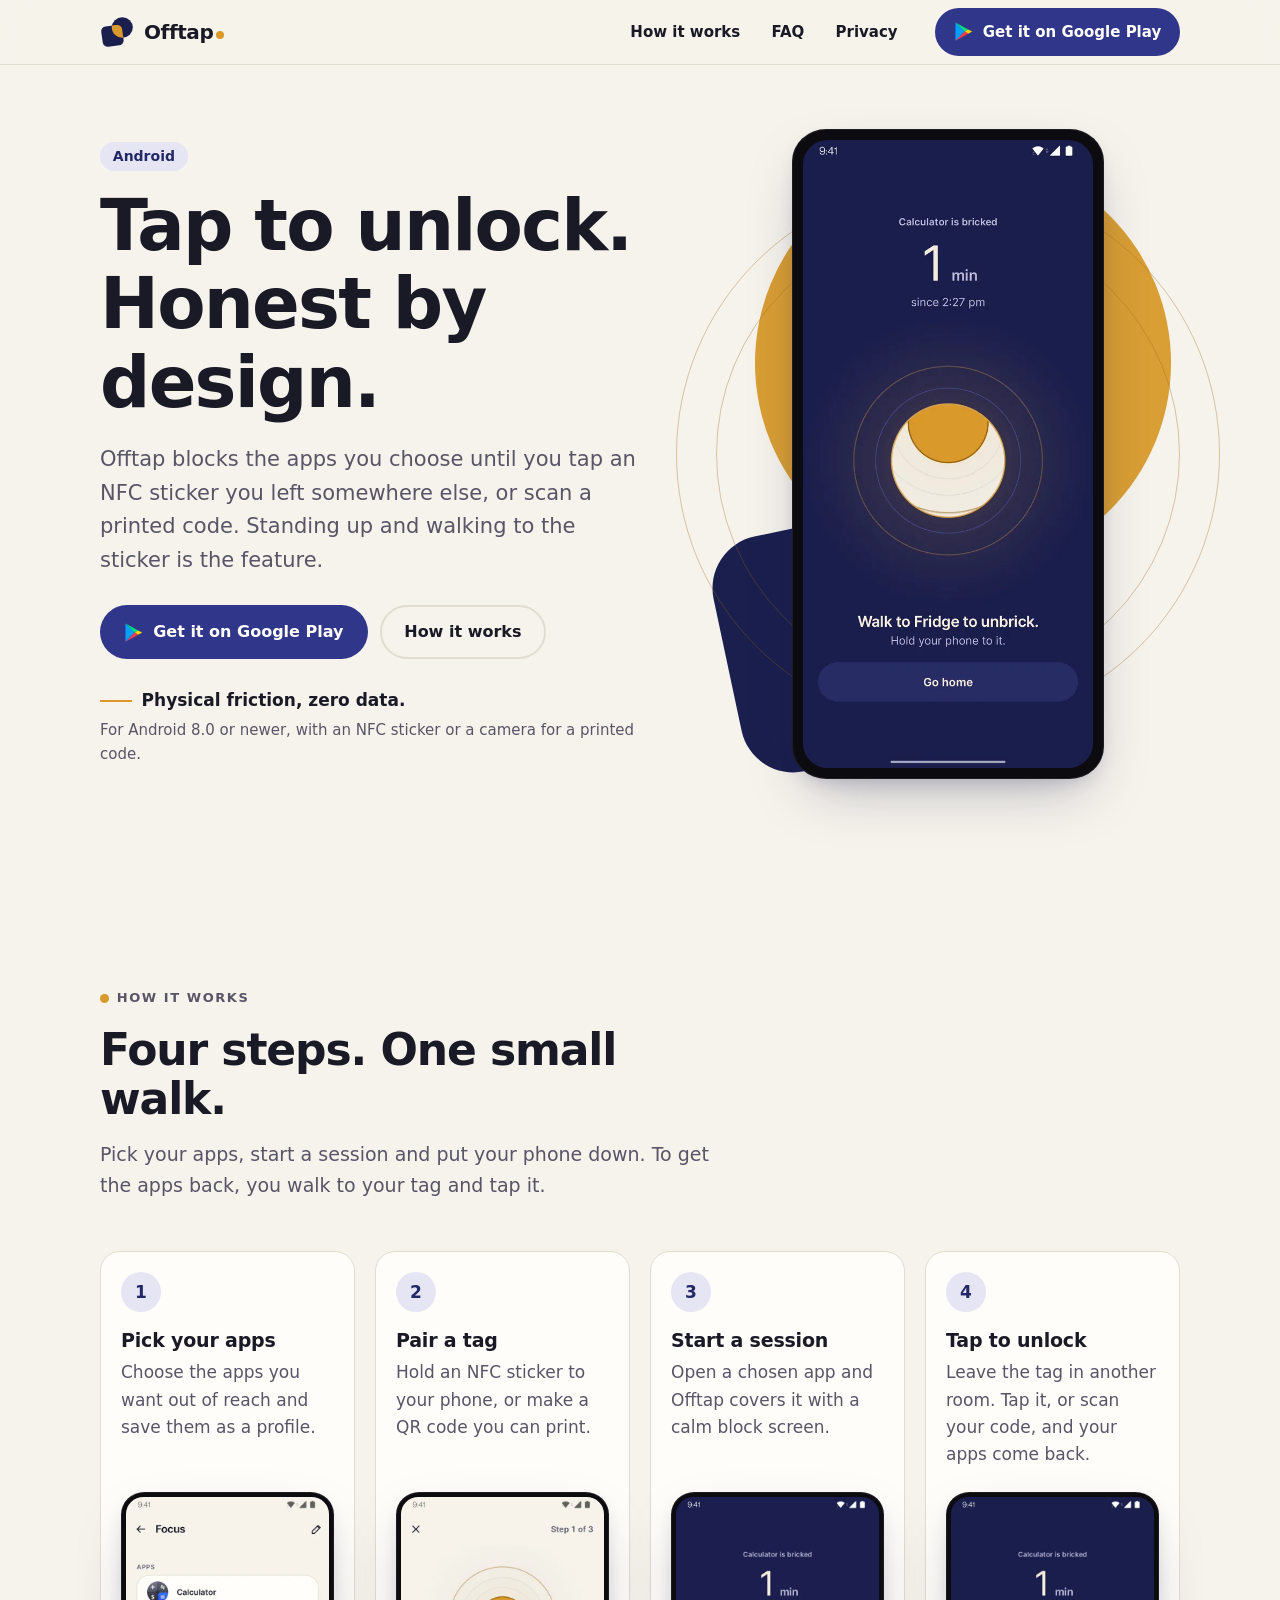
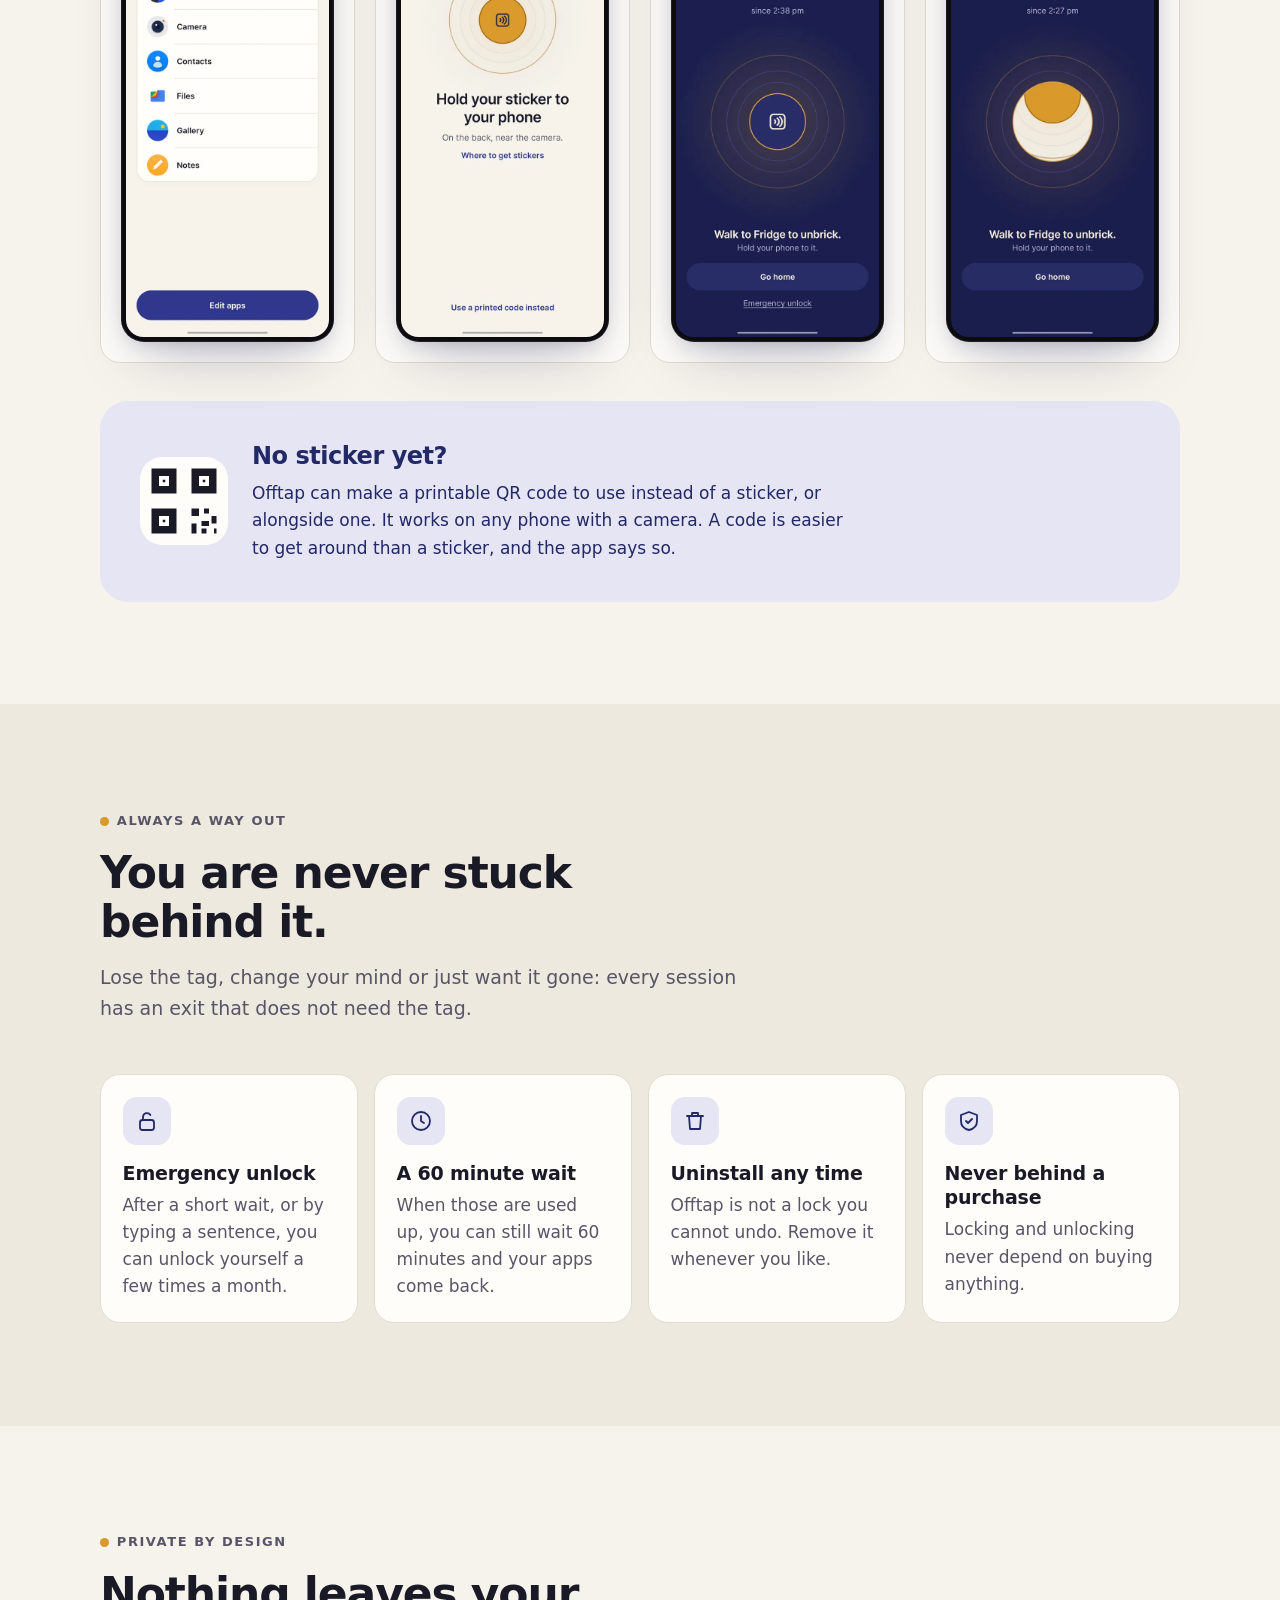
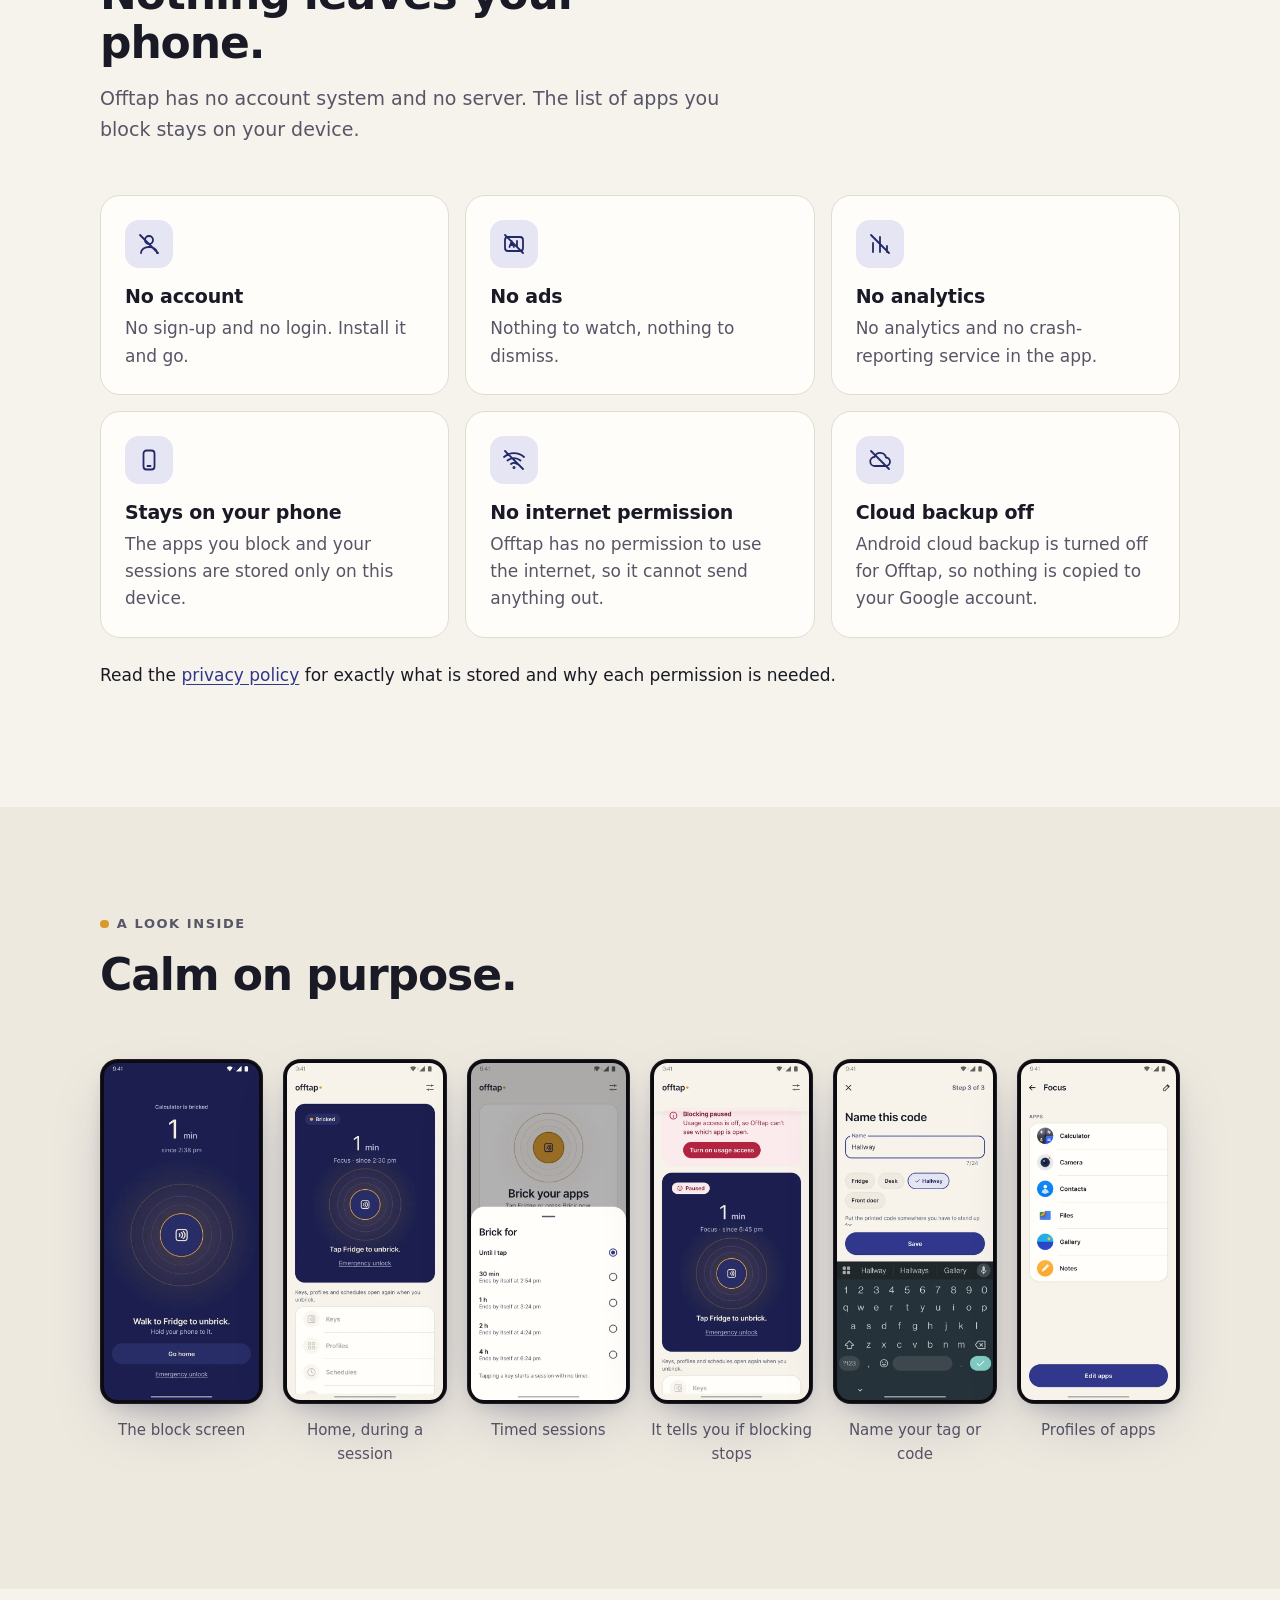
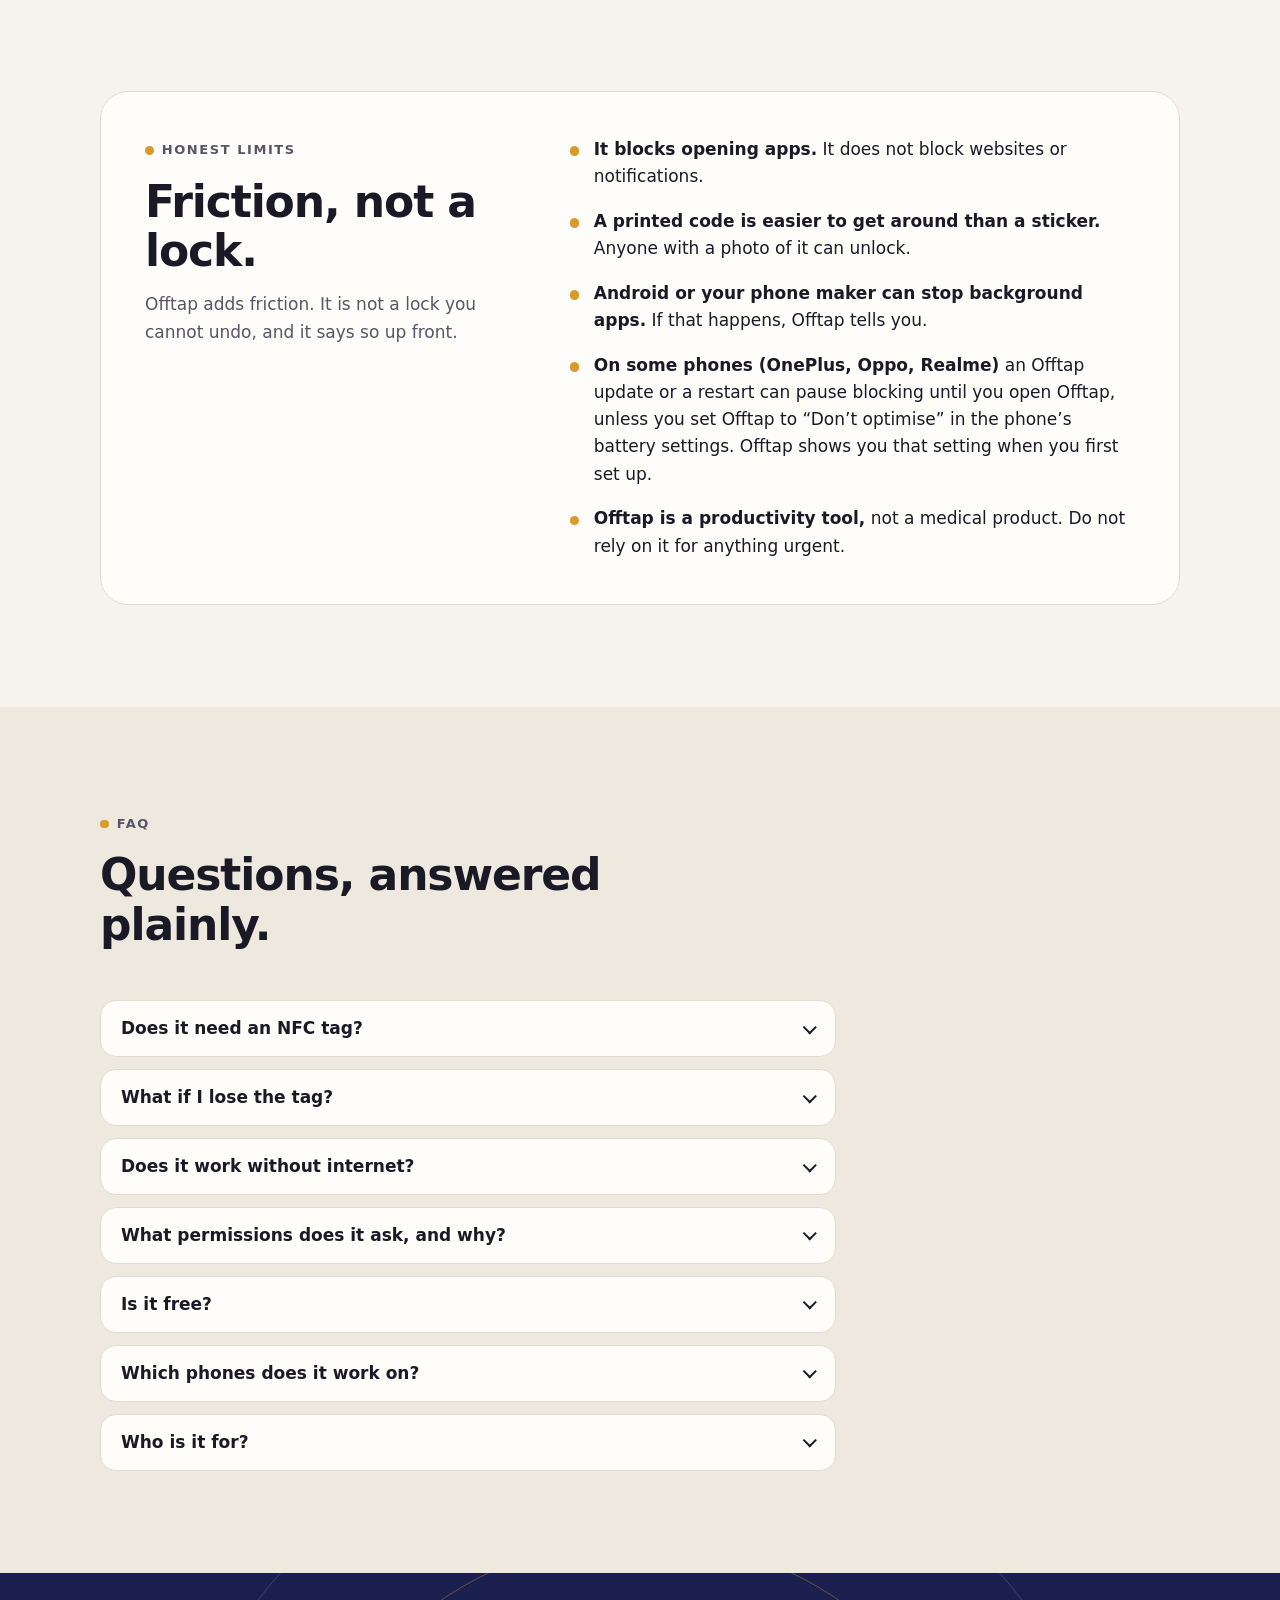
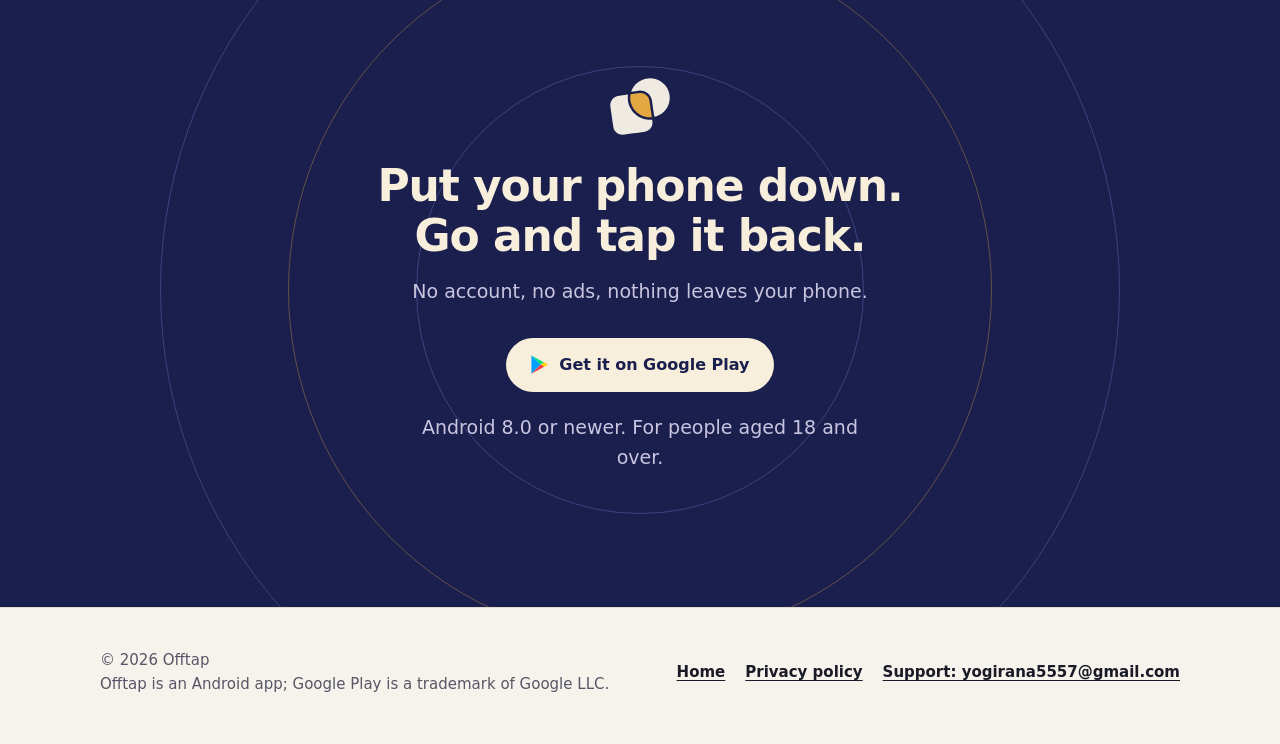
<file: index.html>
<!doctype html>
<html lang="en">
<head>
<meta charset="utf-8">
<meta name="viewport" content="width=device-width,initial-scale=1">
<meta name="color-scheme" content="light dark">
<meta name="theme-color" content="#F6F3EC" media="(prefers-color-scheme: light)">
<meta name="theme-color" content="#111117" media="(prefers-color-scheme: dark)">
<title>Offtap: NFC App Blocker for Android</title>
<meta name="description" content="Offtap blocks the apps you choose until you tap an NFC sticker, or scan a printed code, that you left somewhere else. No account. No ads.">
<link rel="canonical" href="https://yogirana5557.github.io/offtap-site/">
<link rel="icon" href="assets/favicon.svg" type="image/svg+xml">
<link rel="icon" href="assets/favicon-32.png" sizes="32x32" type="image/png">
<link rel="apple-touch-icon" href="assets/apple-touch-icon.png">
<meta property="og:type" content="website">
<meta property="og:site_name" content="Offtap">
<meta property="og:title" content="Offtap: NFC App Blocker for Android">
<meta property="og:description" content="Offtap blocks the apps you choose until you tap an NFC sticker, or scan a printed code, that you left somewhere else. No account. No ads.">
<meta property="og:url" content="https://yogirana5557.github.io/offtap-site/">
<meta property="og:image" content="https://yogirana5557.github.io/offtap-site/assets/og-image.png">
<meta property="og:image:width" content="1024">
<meta property="og:image:height" content="500">
<meta property="og:image:alt" content="Offtap. Tap to unlock. Honest by design.">
<meta name="twitter:card" content="summary_large_image">
<meta name="twitter:title" content="Offtap: NFC App Blocker for Android">
<meta name="twitter:description" content="Offtap blocks the apps you choose until you tap an NFC sticker, or scan a printed code, that you left somewhere else. No account. No ads.">
<meta name="twitter:image" content="https://yogirana5557.github.io/offtap-site/assets/og-image.png">
<link rel="stylesheet" href="assets/site.css">
</head>
<body>
<a class="skip" href="#main">Skip to content</a>
<header class="site-header"><div class="wrap">
<a class="brand" href="./" aria-label="Offtap home"><picture><source media="(prefers-color-scheme: dark)" srcset="assets/mark-dark.svg"><img src="assets/mark-light.svg" width="57" height="55" alt=""></picture><span>Offtap<i class="dot"></i></span></a>
<nav class="nav" aria-label="Main">
<a href="./#how">How it works</a><a href="./#faq">FAQ</a><a href="privacy/">Privacy</a>
</nav>
<a class="btn btn-sm" href="https://play.google.com/store/apps/details?id=app.offtap"><svg class="play-ico" viewBox="40 20 440 472" aria-hidden="true" focusable="false"><path fill="#00A0FF" d="M60 30 290 256 60 482Z"/><path fill="#00E475" d="M60 30 372 202 290 256Z"/><path fill="#FFD500" d="M372 202 470 256 372 310 290 256Z"/><path fill="#FF3A44" d="M290 256 372 310 60 482Z"/></svg><span class="long">Get it on Google Play</span><span class="short">Google Play</span></a>
</div></header>
<svg width="0" height="0" style="position:absolute" aria-hidden="true" focusable="false"><defs><symbol id="i-user" viewBox="0 0 24 24"><g fill="none" stroke="currentColor" stroke-width="1.8" stroke-linecap="round" stroke-linejoin="round"><circle cx="12" cy="8" r="4"/><path d="M4 21c0-4 4-6 8-6s8 2 8 6M3 3l18 18"/></g></symbol><symbol id="i-ads" viewBox="0 0 24 24"><g fill="none" stroke="currentColor" stroke-width="1.8" stroke-linecap="round" stroke-linejoin="round"><rect x="3" y="5" width="18" height="14" rx="3"/><path d="M7.5 15l2.2-6 2.2 6M8.2 13h3M15 9v6M3 3l18 18"/></g></symbol><symbol id="i-chart" viewBox="0 0 24 24"><g fill="none" stroke="currentColor" stroke-width="1.8" stroke-linecap="round" stroke-linejoin="round"><path d="M5 20v-9M12 20V5M19 20v-6M3 3l18 18"/></g></symbol><symbol id="i-phone" viewBox="0 0 24 24"><g fill="none" stroke="currentColor" stroke-width="1.8" stroke-linecap="round" stroke-linejoin="round"><rect x="6.5" y="2.5" width="11" height="19" rx="3"/><path d="M10.5 18h3"/></g></symbol><symbol id="i-wifi" viewBox="0 0 24 24"><g fill="none" stroke="currentColor" stroke-width="1.8" stroke-linecap="round" stroke-linejoin="round"><path d="M2 9a15 15 0 0 1 20 0M5.5 12.5a10 10 0 0 1 13 0M9 16a5 5 0 0 1 6 0M3 3l18 18"/><circle cx="12" cy="19.5" r=".6" fill="currentColor"/></g></symbol><symbol id="i-cloud" viewBox="0 0 24 24"><g fill="none" stroke="currentColor" stroke-width="1.8" stroke-linecap="round" stroke-linejoin="round"><path d="M7 18a4.5 4.5 0 0 1-.5-9A6 6 0 0 1 18 9.5 4 4 0 0 1 17.5 18Z"/><path d="M3 3l18 18"/></g></symbol><symbol id="i-clock" viewBox="0 0 24 24"><g fill="none" stroke="currentColor" stroke-width="1.8" stroke-linecap="round" stroke-linejoin="round"><circle cx="12" cy="12" r="9"/><path d="M12 7v5l3 2"/></g></symbol><symbol id="i-unlock" viewBox="0 0 24 24"><g fill="none" stroke="currentColor" stroke-width="1.8" stroke-linecap="round" stroke-linejoin="round"><rect x="5" y="11" width="14" height="10" rx="2.5"/><path d="M8 11V8a4 4 0 0 1 7.4-2"/></g></symbol><symbol id="i-trash" viewBox="0 0 24 24"><g fill="none" stroke="currentColor" stroke-width="1.8" stroke-linecap="round" stroke-linejoin="round"><path d="M4 7h16M9 7V4h6v3M6 7l1 13h10l1-13"/></g></symbol><symbol id="i-shield" viewBox="0 0 24 24"><g fill="none" stroke="currentColor" stroke-width="1.8" stroke-linecap="round" stroke-linejoin="round"><path d="M12 3l8 3v6c0 5-3.5 8-8 9-4.5-1-8-4-8-9V6z"/><path d="M9 12l2 2 4-4"/></g></symbol></defs></svg>
<main id="main">

<section class="hero" aria-labelledby="h1">
<div class="wrap">
<div>
<span class="pill">Android</span>
<h1 id="h1">Tap to unlock. Honest by design.</h1>
<p class="lead">Offtap blocks the apps you choose until you tap an NFC sticker you left somewhere else, or scan a printed code. Standing up and walking to the sticker is the feature.</p>
<div class="cta-row">
<a class="btn" href="https://play.google.com/store/apps/details?id=app.offtap"><svg class="play-ico" viewBox="40 20 440 472" aria-hidden="true" focusable="false"><path fill="#00A0FF" d="M60 30 290 256 60 482Z"/><path fill="#00E475" d="M60 30 372 202 290 256Z"/><path fill="#FFD500" d="M372 202 470 256 372 310 290 256Z"/><path fill="#FF3A44" d="M290 256 372 310 60 482Z"/></svg>Get it on Google Play</a>
<a class="btn btn-ghost" href="#how">How it works</a>
</div>
<p class="proof">Physical friction, zero data.</p>
<p class="fine">For Android 8.0 or newer, with an NFC sticker or a camera for a printed code.</p>
</div>
<div class="stage">
<span class="disc" aria-hidden="true"></span><span class="tile" aria-hidden="true"></span><span class="ring r1" aria-hidden="true"></span><span class="ring r2" aria-hidden="true"></span>
<div class="phone big"><img src="assets/app-01.webp" width="540" height="1170" alt="The moment of unlocking in Offtap: a cream circle grows over the indigo block screen, which shows the time passed and the tag to walk to." fetchpriority="high" decoding="async"></div>
</div>
</div>
</section>

<section id="how" aria-labelledby="how-h">
<div class="wrap">
<div class="section-head"><span class="eyebrow">How it works</span><h2 id="how-h">Four steps. One small walk.</h2><p>Pick your apps, start a session and put your phone down. To get the apps back, you walk to your tag and tap it.</p></div>
<ol class="steps">
<li class="step"><span class="n" aria-hidden="true"></span><div class="copy"><h3>Pick your apps</h3><p>Choose the apps you want out of reach and save them as a profile.</p></div><div class="phone"><img src="assets/app-03.webp" width="540" height="1170" alt="Offtap profile screen listing six chosen apps with an Edit apps button." loading="lazy" decoding="async"></div></li>
<li class="step"><span class="n" aria-hidden="true"></span><div class="copy"><h3>Pair a tag</h3><p>Hold an NFC sticker to your phone, or make a QR code you can print.</p></div><div class="phone"><img src="assets/app-04.webp" width="540" height="1170" alt="Offtap pairing screen asking you to hold your sticker to the phone." loading="lazy" decoding="async"></div></li>
<li class="step"><span class="n" aria-hidden="true"></span><div class="copy"><h3>Start a session</h3><p>Open a chosen app and Offtap covers it with a calm block screen.</p></div><div class="phone"><img src="assets/app-02.webp" width="540" height="1170" alt="Offtap block screen on a deep indigo background with a glowing ring and the line Walk to Fridge to unbrick." loading="lazy" decoding="async"></div></li>
<li class="step"><span class="n" aria-hidden="true"></span><div class="copy"><h3>Tap to unlock</h3><p>Leave the tag in another room. Tap it, or scan your code, and your apps come back.</p></div><div class="phone"><img src="assets/app-01.webp" width="540" height="1170" alt="The moment of unlocking: a cream circle grows over the indigo block screen." loading="lazy" decoding="async"></div></li>
</ol>

<div class="qr-note" id="no-sticker">
<span class="ico" aria-hidden="true"><svg viewBox="0 0 64 64"><g fill="currentColor"><path fill-rule="evenodd" d="M6 6h20v20H6zM12 12v8h8v-8zM38 6h20v20H38zM44 12v8h8v-8zM6 38h20v20H6zM12 44v8h8v-8z"/><path d="M15 15h2v2h-2zM47 15h2v2h-2zM15 47h2v2h-2zM38 38h6v6h-6zM48 38h4v4h-4zM54 44h4v6h-4zM38 50h4v8h-4zM46 48h6v4h-6zM46 54h4v4h-4zM56 54h2v4h-2z"/></g></svg></span>
<div>
<h3>No sticker yet?</h3>
<p>Offtap can make a printable QR code to use instead of a sticker, or alongside one. It works on any phone with a camera. A code is easier to get around than a sticker, and the app says so.</p>
</div>
</div>
</div>
</section>

<section class="banded" id="way-out" aria-labelledby="out-h">
<div class="wrap">
<div class="section-head"><span class="eyebrow">Always a way out</span><h2 id="out-h">You are never stuck behind it.</h2><p>Lose the tag, change your mind or just want it gone: every session has an exit that does not need the tag.</p></div>
<ul class="grid four" role="list">
<li class="tile-card"><span class="ico"><svg viewBox="0 0 24 24" aria-hidden="true"><use href="#i-unlock"/></svg></span><h3>Emergency unlock</h3><p>After a short wait, or by typing a sentence, you can unlock yourself a few times a month.</p></li>
<li class="tile-card"><span class="ico"><svg viewBox="0 0 24 24" aria-hidden="true"><use href="#i-clock"/></svg></span><h3>A 60 minute wait</h3><p>When those are used up, you can still wait 60 minutes and your apps come back.</p></li>
<li class="tile-card"><span class="ico"><svg viewBox="0 0 24 24" aria-hidden="true"><use href="#i-trash"/></svg></span><h3>Uninstall any time</h3><p>Offtap is not a lock you cannot undo. Remove it whenever you like.</p></li>
<li class="tile-card"><span class="ico"><svg viewBox="0 0 24 24" aria-hidden="true"><use href="#i-shield"/></svg></span><h3>Never behind a purchase</h3><p>Locking and unlocking never depend on buying anything.</p></li>
</ul>
</div>
</section>

<section id="private" aria-labelledby="priv-h">
<div class="wrap">
<div class="section-head"><span class="eyebrow">Private by design</span><h2 id="priv-h">Nothing leaves your phone.</h2><p>Offtap has no account system and no server. The list of apps you block stays on your device.</p></div>
<ul class="grid three" role="list">
<li class="tile-card"><span class="ico"><svg viewBox="0 0 24 24" aria-hidden="true"><use href="#i-user"/></svg></span><h3>No account</h3><p>No sign-up and no login. Install it and go.</p></li>
<li class="tile-card"><span class="ico"><svg viewBox="0 0 24 24" aria-hidden="true"><use href="#i-ads"/></svg></span><h3>No ads</h3><p>Nothing to watch, nothing to dismiss.</p></li>
<li class="tile-card"><span class="ico"><svg viewBox="0 0 24 24" aria-hidden="true"><use href="#i-chart"/></svg></span><h3>No analytics</h3><p>No analytics and no crash-reporting service in the app.</p></li>
<li class="tile-card"><span class="ico"><svg viewBox="0 0 24 24" aria-hidden="true"><use href="#i-phone"/></svg></span><h3>Stays on your phone</h3><p>The apps you block and your sessions are stored only on this device.</p></li>
<li class="tile-card"><span class="ico"><svg viewBox="0 0 24 24" aria-hidden="true"><use href="#i-wifi"/></svg></span><h3>No internet permission</h3><p>Offtap has no permission to use the internet, so it cannot send anything out.</p></li>
<li class="tile-card"><span class="ico"><svg viewBox="0 0 24 24" aria-hidden="true"><use href="#i-cloud"/></svg></span><h3>Cloud backup off</h3><p>Android cloud backup is turned off for Offtap, so nothing is copied to your Google account.</p></li>
</ul>
<p style="margin-top:1.5rem">Read the <a href="privacy/">privacy policy</a> for exactly what is stored and why each permission is needed.</p>
</div>
</section>

<section class="banded" id="gallery" aria-labelledby="gal-h">
<div class="wrap">
<div class="section-head"><span class="eyebrow">A look inside</span><h2 id="gal-h">Calm on purpose.</h2><p class="hint">Swipe sideways to see more.</p></div>
<div class="gallery-wrap">
<ul class="gallery" role="list" tabindex="0" aria-label="Offtap screenshots, scroll sideways to see more">
<li><figure><div class="phone"><img src="assets/app-02.webp" width="540" height="1170" alt="Offtap block screen with a ring, the time passed and the name of the tag to find." loading="lazy" decoding="async"></div><figcaption>The block screen</figcaption></figure></li>
<li><figure><div class="phone"><img src="assets/app-07.webp" width="540" height="1170" alt="Offtap home screen during a session with the time passed and the tag to tap." loading="lazy" decoding="async"></div><figcaption>Home, during a session</figcaption></figure></li>
<li><figure><div class="phone"><img src="assets/app-06.webp" width="540" height="1170" alt="Offtap sheet offering Until I tap, 30 min, 1 h, 2 h or 4 h." loading="lazy" decoding="async"></div><figcaption>Timed sessions</figcaption></figure></li>
<li><figure><div class="phone"><img src="assets/app-05.webp" width="540" height="1170" alt="Offtap home screen with a notice that blocking is paused and a button to turn on Usage access." loading="lazy" decoding="async"></div><figcaption>It tells you if blocking stops</figcaption></figure></li>
<li><figure><div class="phone"><img src="assets/app-08.webp" width="540" height="1170" alt="Offtap screen for naming a printed code, with Fridge, Desk and Hallway suggestions." loading="lazy" decoding="async"></div><figcaption>Name your tag or code</figcaption></figure></li>
<li><figure><div class="phone"><img src="assets/app-03.webp" width="540" height="1170" alt="Offtap profile named Focus listing chosen apps." loading="lazy" decoding="async"></div><figcaption>Profiles of apps</figcaption></figure></li>
</ul>
</div>
</div>
</section>

<section id="limits" aria-labelledby="lim-h">
<div class="wrap">
<div class="limits">
<div><span class="eyebrow">Honest limits</span><h2 id="lim-h">Friction, not a lock.</h2><p style="color:var(--muted);margin-top:1rem">Offtap adds friction. It is not a lock you cannot undo, and it says so up front.</p></div>
<ul role="list">
<li><span><strong>It blocks opening apps.</strong> It does not block websites or notifications.</span></li>
<li><span><strong>A printed code is easier to get around than a sticker.</strong> Anyone with a photo of it can unlock.</span></li>
<li><span><strong>Android or your phone maker can stop background apps.</strong> If that happens, Offtap tells you.</span></li>
<li><span><strong>On some phones (OnePlus, Oppo, Realme)</strong> an Offtap update or a restart can pause blocking until you open Offtap, unless you set Offtap to &ldquo;Don&rsquo;t optimise&rdquo; in the phone&rsquo;s battery settings. Offtap shows you that setting when you first set up.</span></li>
<li><span><strong>Offtap is a productivity tool,</strong> not a medical product. Do not rely on it for anything urgent.</span></li>
</ul>
</div>
</div>
</section>

<section class="banded" id="faq" aria-labelledby="faq-h">
<div class="wrap">
<div class="section-head"><span class="eyebrow">FAQ</span><h2 id="faq-h">Questions, answered plainly.</h2></div>
<div class="faq">
<details><summary>Does it need an NFC tag?</summary><div class="ans"><p>No. Offtap works with an NFC sticker (NTAG213, NTAG215 or NTAG216) on a phone with NFC, or with a QR code you print and scan with the camera. A printed code is easier to get around than a sticker, and the app says so.</p></div></details>
<details><summary>What if I lose the tag?</summary><div class="ans"><p>An emergency unlock is available after a short wait or by typing a sentence, a few times a month. When those are used up, you can still wait 60 minutes. You can also uninstall Offtap at any time.</p></div></details>
<details><summary>Does it work without internet?</summary><div class="ans"><p>Yes. Everything happens on your phone, and Offtap has no permission to use the internet.</p></div></details>
<details><summary>What permissions does it ask, and why?</summary><div class="ans"><p>Usage access, to see which app is open while a session runs. Display over other apps, to show the block screen. Notifications, for a quiet session notice and a warning if Android stops blocking. Each one is explained in the app before Android asks, and you can decline. NFC and camera are optional. The <a href="privacy/#permissions">privacy policy</a> lists every permission.</p></div></details>
<details><summary>Is it free?</summary><div class="ans"><p>Free to use; optional Pro adds extras. Google Play shows details.</p></div></details>
<details><summary>Which phones does it work on?</summary><div class="ans"><p>Android 8.0 or newer. You need either a phone with NFC and a sticker, or a camera to scan a printed code.</p></div></details>
<details><summary>Who is it for?</summary><div class="ans"><p>Offtap is intended for people aged 18 and over.</p></div></details>
</div>
</div>
</section>

<section class="night final" aria-labelledby="cta-h">
<div class="rings" aria-hidden="true"><i></i><i></i><i></i></div>
<div class="wrap">
<img class="mark" src="assets/mark-dark.svg" width="57" height="55" alt="" loading="lazy">
<h2 id="cta-h">Put your phone down. Go and tap it back.</h2>
<p>No account, no ads, nothing leaves your phone.</p>
<div class="cta-row"><a class="btn btn-cream" href="https://play.google.com/store/apps/details?id=app.offtap"><svg class="play-ico" viewBox="40 20 440 472" aria-hidden="true" focusable="false"><path fill="#00A0FF" d="M60 30 290 256 60 482Z"/><path fill="#00E475" d="M60 30 372 202 290 256Z"/><path fill="#FFD500" d="M372 202 470 256 372 310 290 256Z"/><path fill="#FF3A44" d="M290 256 372 310 60 482Z"/></svg>Get it on Google Play</a></div>
<p class="fine">Android 8.0 or newer. For people aged 18 and over.</p>
</div>
</section>

</main>
<footer class="site-footer"><div class="wrap">
<div>
<p>&copy; 2026 Offtap</p>
<p>Offtap is an Android app; Google Play is a trademark of Google LLC.</p>
</div>
<ul class="foot-links">
<li><a href="./">Home</a></li>
<li><a href="privacy/">Privacy policy</a></li>
<li><a href="mailto:yogirana5557@gmail.com">Support: yogirana5557@gmail.com</a></li>
</ul>
</div></footer>
</body>
</html>
</file>
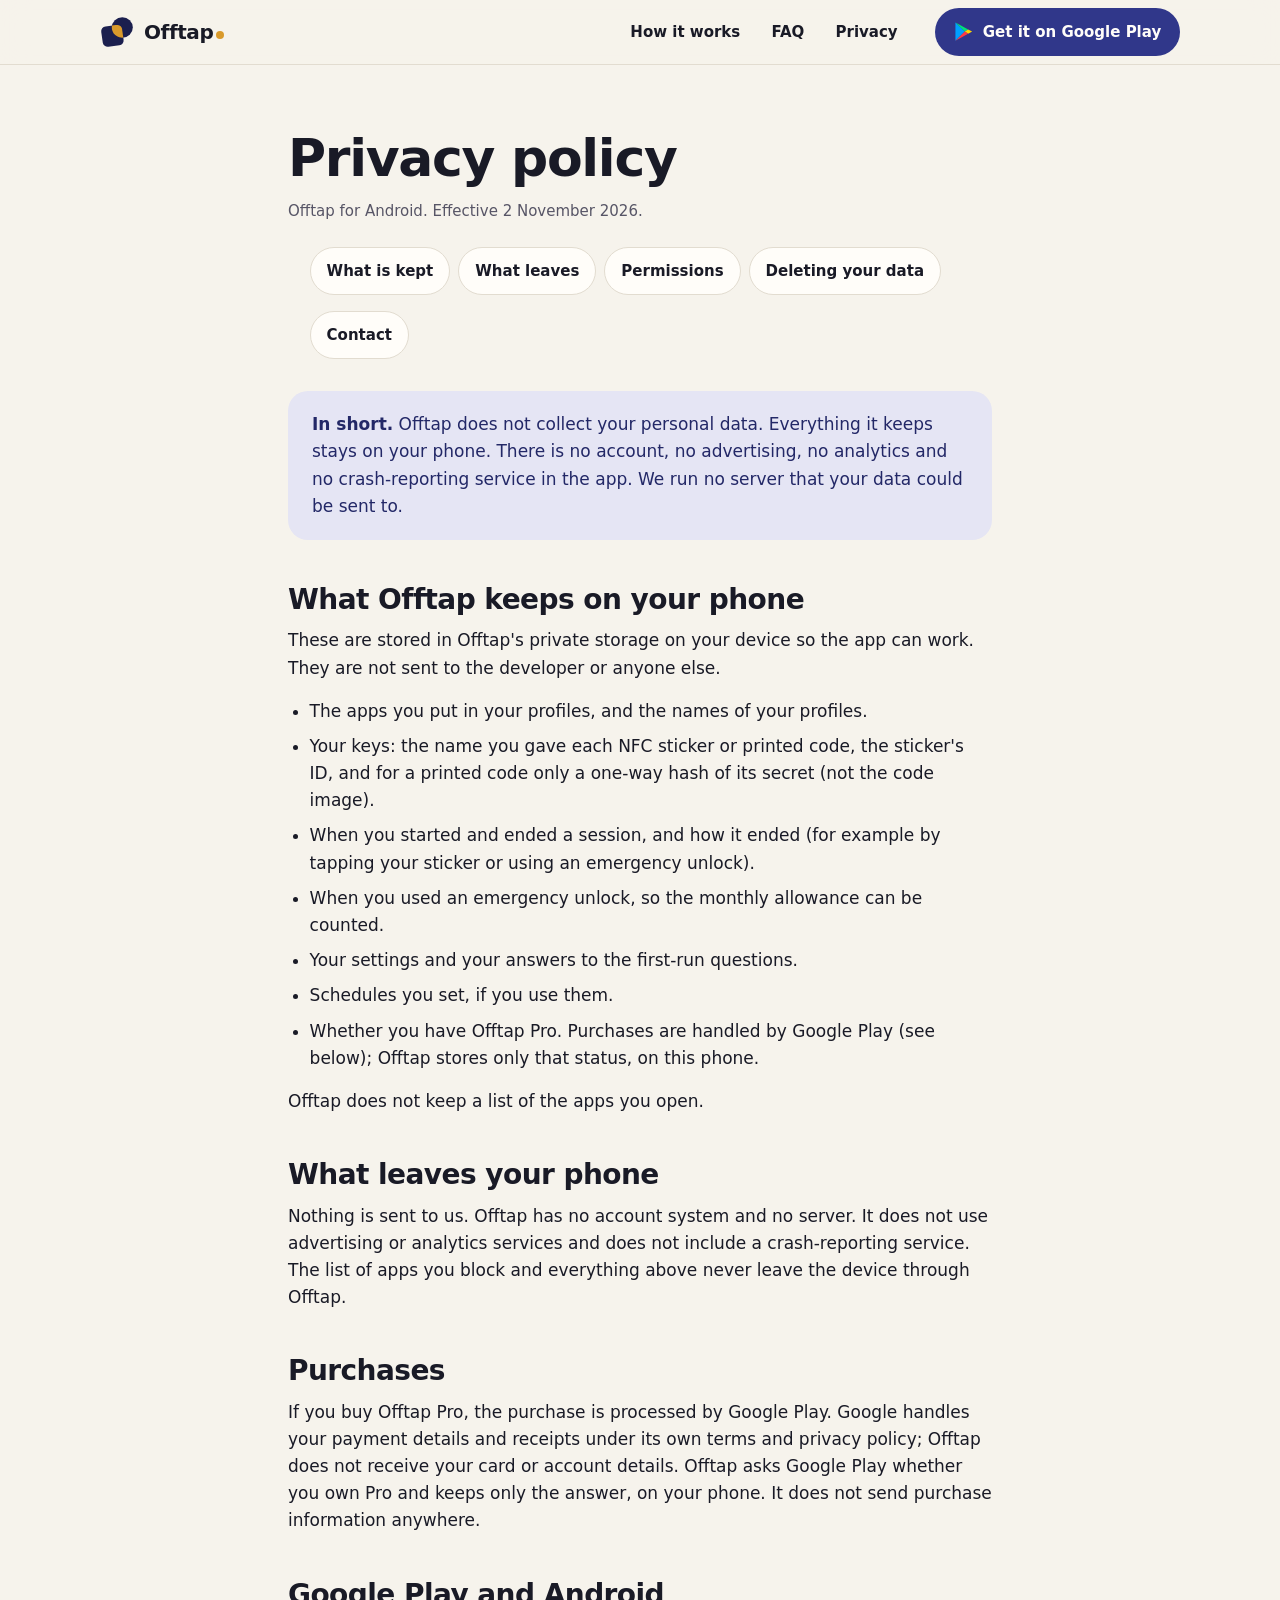
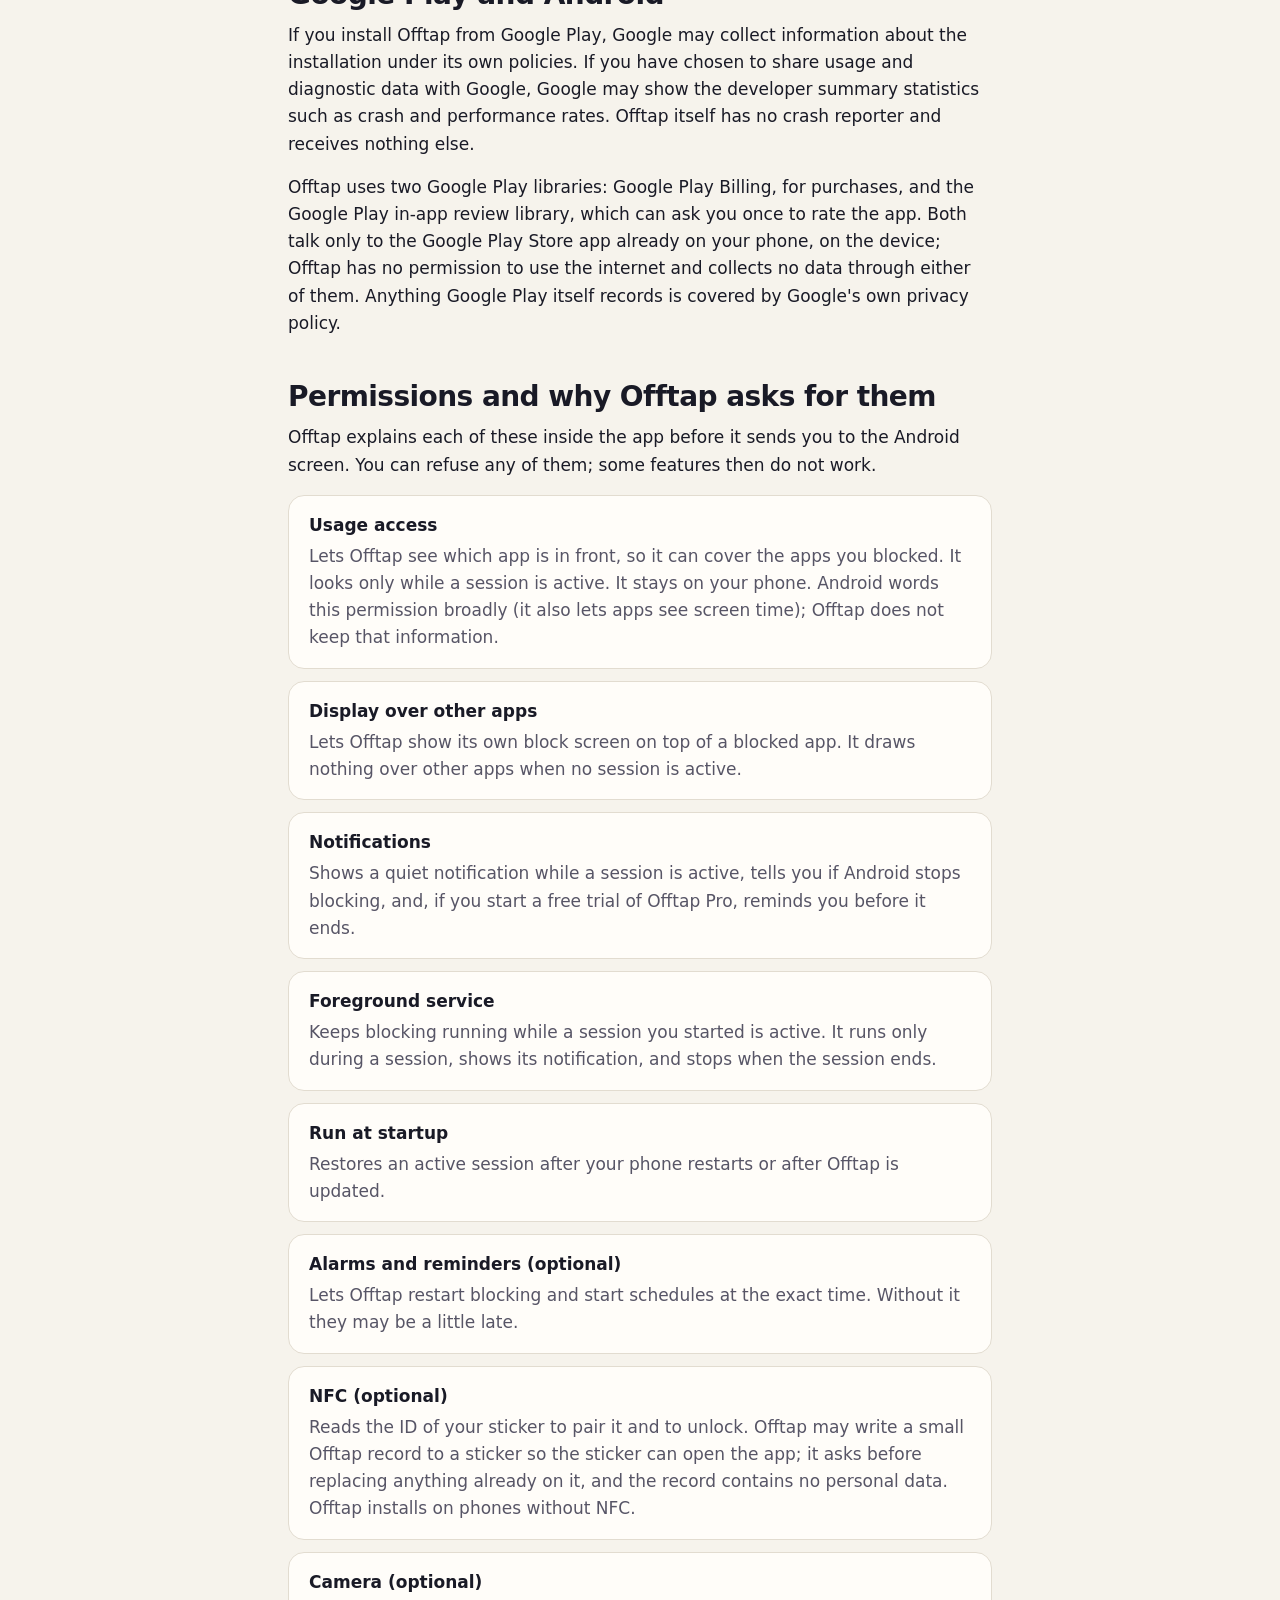
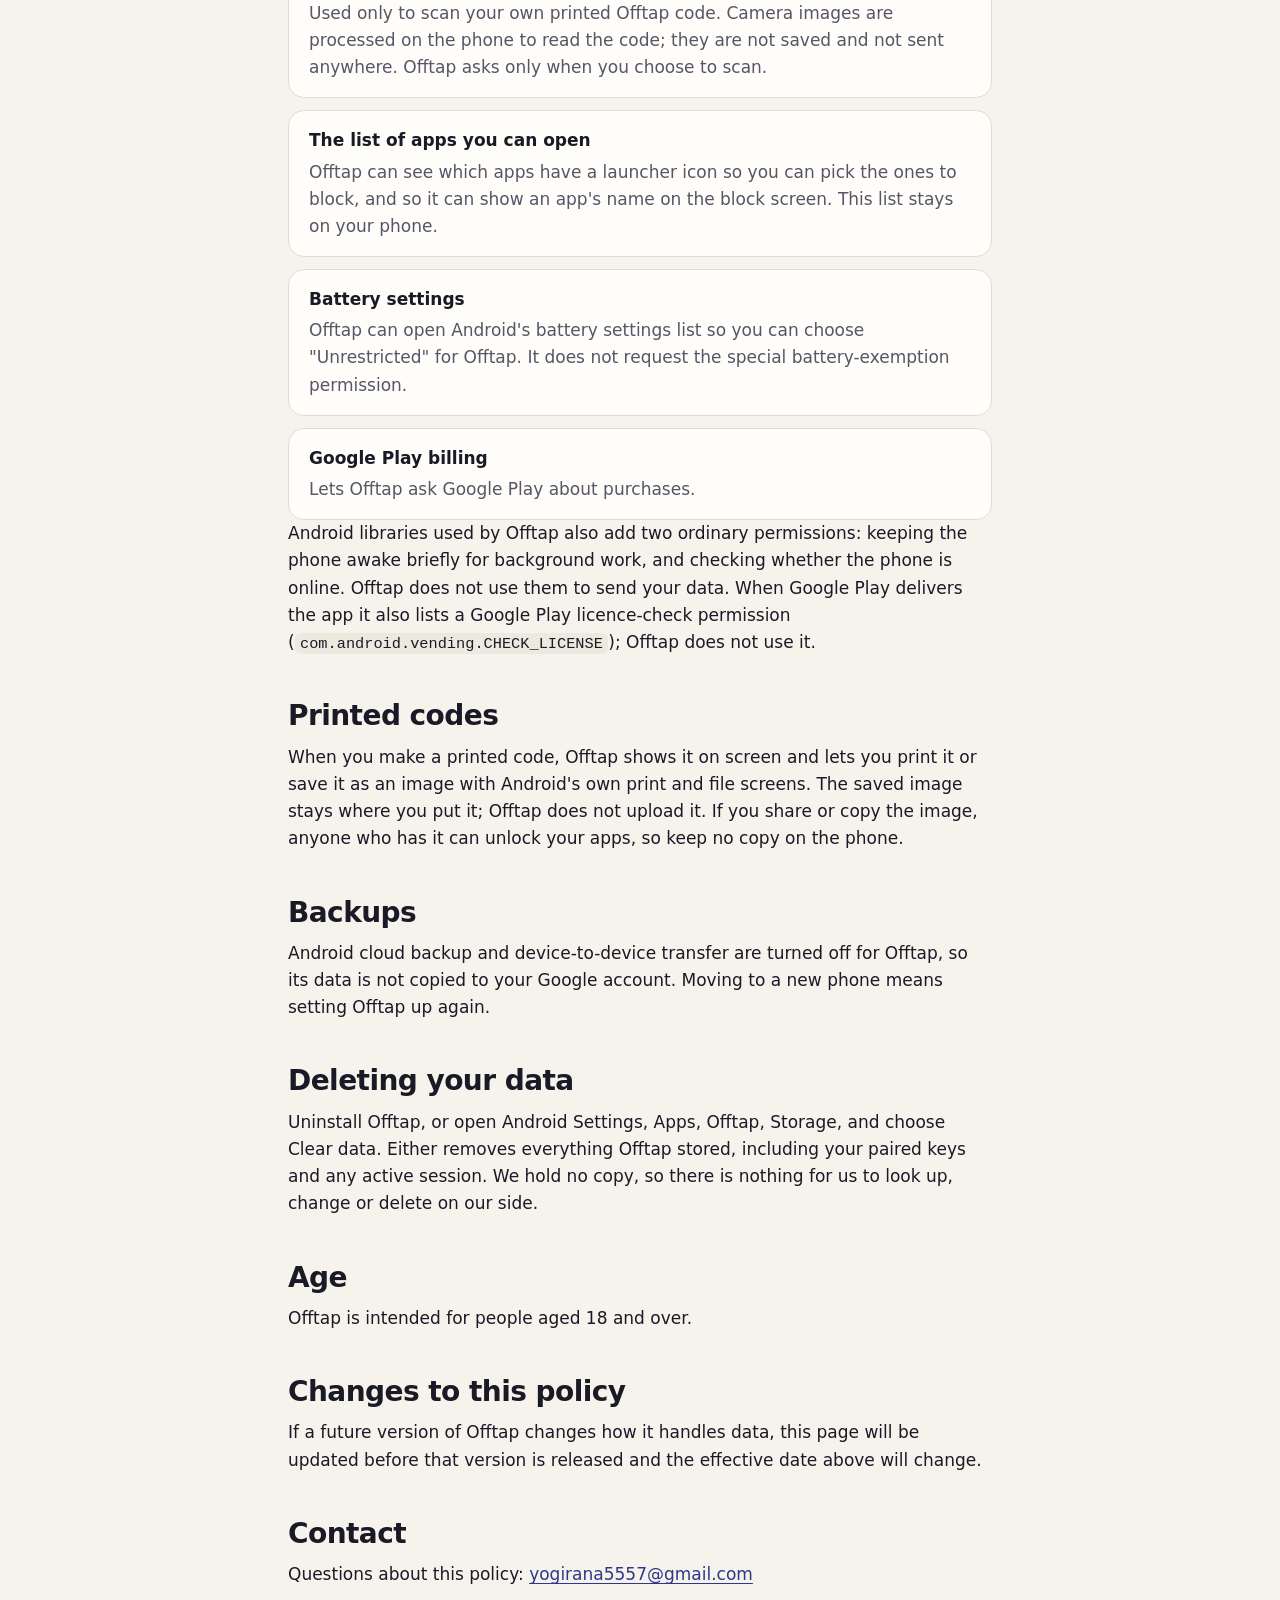
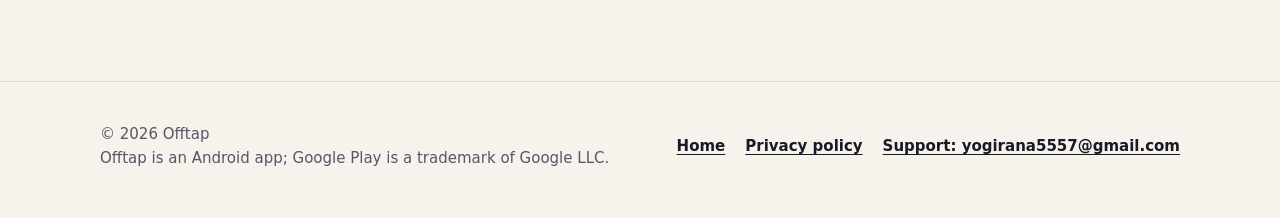
<file: privacy/index.html>
<!doctype html>
<html lang="en">
<head>
<meta charset="utf-8">
<meta name="viewport" content="width=device-width,initial-scale=1">
<meta name="color-scheme" content="light dark">
<meta name="theme-color" content="#F6F3EC" media="(prefers-color-scheme: light)">
<meta name="theme-color" content="#111117" media="(prefers-color-scheme: dark)">
<title>Offtap privacy policy</title>
<meta name="description" content="What the Offtap Android app stores on your phone, what it never does, and why each permission is needed.">
<link rel="canonical" href="https://yogirana5557.github.io/offtap-site/privacy/">
<link rel="icon" href="../assets/favicon.svg" type="image/svg+xml">
<link rel="icon" href="../assets/favicon-32.png" sizes="32x32" type="image/png">
<link rel="apple-touch-icon" href="../assets/apple-touch-icon.png">
<meta property="og:type" content="website">
<meta property="og:site_name" content="Offtap">
<meta property="og:title" content="Offtap privacy policy">
<meta property="og:description" content="What the Offtap Android app stores on your phone, what it never does, and why each permission is needed.">
<meta property="og:url" content="https://yogirana5557.github.io/offtap-site/privacy/">
<meta property="og:image" content="https://yogirana5557.github.io/offtap-site/assets/og-image.png">
<meta property="og:image:width" content="1024">
<meta property="og:image:height" content="500">
<meta property="og:image:alt" content="Offtap. Tap to unlock. Honest by design.">
<meta name="twitter:card" content="summary_large_image">
<meta name="twitter:title" content="Offtap privacy policy">
<meta name="twitter:description" content="What the Offtap Android app stores on your phone, what it never does, and why each permission is needed.">
<meta name="twitter:image" content="https://yogirana5557.github.io/offtap-site/assets/og-image.png">
<link rel="stylesheet" href="../assets/site.css">
</head>
<body>
<a class="skip" href="#main">Skip to content</a>
<header class="site-header"><div class="wrap">
<a class="brand" href="../" aria-label="Offtap home"><picture><source media="(prefers-color-scheme: dark)" srcset="../assets/mark-dark.svg"><img src="../assets/mark-light.svg" width="57" height="55" alt=""></picture><span>Offtap<i class="dot"></i></span></a>
<nav class="nav" aria-label="Main">
<a href="../#how">How it works</a><a href="../#faq">FAQ</a><a href="../privacy/">Privacy</a>
</nav>
<a class="btn btn-sm" href="https://play.google.com/store/apps/details?id=app.offtap"><svg class="play-ico" viewBox="40 20 440 472" aria-hidden="true" focusable="false"><path fill="#00A0FF" d="M60 30 290 256 60 482Z"/><path fill="#00E475" d="M60 30 372 202 290 256Z"/><path fill="#FFD500" d="M372 202 470 256 372 310 290 256Z"/><path fill="#FF3A44" d="M290 256 372 310 60 482Z"/></svg><span class="long">Get it on Google Play</span><span class="short">Google Play</span></a>
</div></header>
<main id="main"><div class="wrap"><article class="prose">
<h1>Privacy policy</h1>
<p class="meta">Offtap for Android. Effective 2 November 2026.</p>

<ul class="toc" aria-label="On this page"><li><a href="#stored">What is kept</a></li><li><a href="#leaves">What leaves</a></li><li><a href="#permissions">Permissions</a></li><li><a href="#deleting">Deleting your data</a></li><li><a href="#contact">Contact</a></li></ul>
<div class="summary">
<p><strong>In short.</strong> Offtap does not collect your personal data. Everything it keeps stays on your phone. There is no account, no advertising, no analytics and no crash-reporting service in the app. We run no server that your data could be sent to.</p>
</div>

<h2 id="stored">What Offtap keeps on your phone</h2>
<p>These are stored in Offtap's private storage on your device so the app can work. They are not sent to the developer or anyone else.</p>
<ul>
<li>The apps you put in your profiles, and the names of your profiles.</li>
<li>Your keys: the name you gave each NFC sticker or printed code, the sticker's ID, and for a printed code only a one-way hash of its secret (not the code image).</li>
<li>When you started and ended a session, and how it ended (for example by tapping your sticker or using an emergency unlock).</li>
<li>When you used an emergency unlock, so the monthly allowance can be counted.</li>
<li>Your settings and your answers to the first-run questions.</li>
<li>Schedules you set, if you use them.</li>
<li>Whether you have Offtap Pro. Purchases are handled by Google Play (see below); Offtap stores only that status, on this phone.</li>
</ul>
<p>Offtap does not keep a list of the apps you open.</p>

<h2 id="leaves">What leaves your phone</h2>
<p>Nothing is sent to us. Offtap has no account system and no server. It does not use advertising or analytics services and does not include a crash-reporting service. The list of apps you block and everything above never leave the device through Offtap.</p>

<h2 id="purchases">Purchases</h2>
<p>If you buy Offtap Pro, the purchase is processed by Google Play. Google handles your payment details and receipts under its own terms and privacy policy; Offtap does not receive your card or account details. Offtap asks Google Play whether you own Pro and keeps only the answer, on your phone. It does not send purchase information anywhere.</p>

<h2 id="google-play">Google Play and Android</h2>
<p>If you install Offtap from Google Play, Google may collect information about the installation under its own policies. If you have chosen to share usage and diagnostic data with Google, Google may show the developer summary statistics such as crash and performance rates. Offtap itself has no crash reporter and receives nothing else.</p>
<p>Offtap uses two Google Play libraries: Google Play Billing, for purchases, and the Google Play in-app review library, which can ask you once to rate the app. Both talk only to the Google Play Store app already on your phone, on the device; Offtap has no permission to use the internet and collects no data through either of them. Anything Google Play itself records is covered by Google's own privacy policy.</p>

<h2 id="permissions">Permissions and why Offtap asks for them</h2>
<p>Offtap explains each of these inside the app before it sends you to the Android screen. You can refuse any of them; some features then do not work.</p>
<dl>
<div class="perm"><dt>Usage access</dt>
<dd>Lets Offtap see which app is in front, so it can cover the apps you blocked. It looks only while a session is active. It stays on your phone. Android words this permission broadly (it also lets apps see screen time); Offtap does not keep that information.</dd></div>
<div class="perm"><dt>Display over other apps</dt>
<dd>Lets Offtap show its own block screen on top of a blocked app. It draws nothing over other apps when no session is active.</dd></div>
<div class="perm"><dt>Notifications</dt>
<dd>Shows a quiet notification while a session is active, tells you if Android stops blocking, and, if you start a free trial of Offtap Pro, reminds you before it ends.</dd></div>
<div class="perm"><dt>Foreground service</dt>
<dd>Keeps blocking running while a session you started is active. It runs only during a session, shows its notification, and stops when the session ends.</dd></div>
<div class="perm"><dt>Run at startup</dt>
<dd>Restores an active session after your phone restarts or after Offtap is updated.</dd></div>
<div class="perm"><dt>Alarms and reminders (optional)</dt>
<dd>Lets Offtap restart blocking and start schedules at the exact time. Without it they may be a little late.</dd></div>
<div class="perm"><dt>NFC (optional)</dt>
<dd>Reads the ID of your sticker to pair it and to unlock. Offtap may write a small Offtap record to a sticker so the sticker can open the app; it asks before replacing anything already on it, and the record contains no personal data. Offtap installs on phones without NFC.</dd></div>
<div class="perm"><dt>Camera (optional)</dt>
<dd>Used only to scan your own printed Offtap code. Camera images are processed on the phone to read the code; they are not saved and not sent anywhere. Offtap asks only when you choose to scan.</dd></div>
<div class="perm"><dt>The list of apps you can open</dt>
<dd>Offtap can see which apps have a launcher icon so you can pick the ones to block, and so it can show an app's name on the block screen. This list stays on your phone.</dd></div>
<div class="perm"><dt>Battery settings</dt>
<dd>Offtap can open Android's battery settings list so you can choose "Unrestricted" for Offtap. It does not request the special battery-exemption permission.</dd></div>
<div class="perm"><dt>Google Play billing</dt>
<dd>Lets Offtap ask Google Play about purchases.</dd></div>
</dl>
<p>Android libraries used by Offtap also add two ordinary permissions: keeping the phone awake briefly for background work, and checking whether the phone is online. Offtap does not use them to send your data. When Google Play delivers the app it also lists a Google Play licence-check permission (<code>com.android.vending.CHECK_LICENSE</code>); Offtap does not use it.</p>

<h2 id="printed-codes">Printed codes</h2>
<p>When you make a printed code, Offtap shows it on screen and lets you print it or save it as an image with Android's own print and file screens. The saved image stays where you put it; Offtap does not upload it. If you share or copy the image, anyone who has it can unlock your apps, so keep no copy on the phone.</p>

<h2 id="backups">Backups</h2>
<p>Android cloud backup and device-to-device transfer are turned off for Offtap, so its data is not copied to your Google account. Moving to a new phone means setting Offtap up again.</p>

<h2 id="deleting">Deleting your data</h2>
<p>Uninstall Offtap, or open Android Settings, Apps, Offtap, Storage, and choose Clear data. Either removes everything Offtap stored, including your paired keys and any active session. We hold no copy, so there is nothing for us to look up, change or delete on our side.</p>

<h2 id="age">Age</h2>
<p>Offtap is intended for people aged 18 and over.</p>

<h2 id="changes">Changes to this policy</h2>
<p>If a future version of Offtap changes how it handles data, this page will be updated before that version is released and the effective date above will change.</p>

<h2 id="contact">Contact</h2>
<p>Questions about this policy: <a href="mailto:yogirana5557@gmail.com">yogirana5557@gmail.com</a></p>
</article></div></main>
<footer class="site-footer"><div class="wrap">
<div>
<p>&copy; 2026 Offtap</p>
<p>Offtap is an Android app; Google Play is a trademark of Google LLC.</p>
</div>
<ul class="foot-links">
<li><a href="../">Home</a></li>
<li><a href="../privacy/">Privacy policy</a></li>
<li><a href="mailto:yogirana5557@gmail.com">Support: yogirana5557@gmail.com</a></li>
</ul>
</div></footer>
</body>
</html>
</file>
<file: assets/site.css>
/* Offtap site. One file, no external requests. Tokens follow pipeline/state/design/2026-10-23-design-system.md */
:root{
  color-scheme:light dark;
  --bg:#F6F3EC;--card:#FFFDF9;--sunk:#EEE9DF;--ink:#191A26;--muted:#575566;--line:#E2DCD0;
  --accent:#30378A;--on-accent:#FFFDF9;--accent-c:#E5E5F4;--on-accent-c:#232867;
  --ochre:#D99A2B;--night:#1B1F4E;--night-2:#282D66;--night-ink:#F7EEDB;--night-muted:#C9C5E0;--night-accent:#E3A841;--night-line:#454B8C;
  --shape-a:#D99A2B;--shape-b:#1B1F4E;--ring:rgba(156,102,18,.35);
  --shadow:0 24px 60px -20px rgba(27,31,78,.35),0 8px 20px -8px rgba(27,31,78,.2);
  --header-bg:rgba(246,243,236,.86);
  --r:20px;--maxw:1120px;
  --font:Inter,system-ui,-apple-system,"Segoe UI",Roboto,"Helvetica Neue",Arial,sans-serif;
}
@media (prefers-color-scheme:dark){
  :root{
    --bg:#111117;--card:#1A1A21;--sunk:#212129;--ink:#EFEBE2;--muted:#AEAAB6;--line:#30303A;
    --accent:#B8BCF4;--on-accent:#1B1F4E;--accent-c:#2E3373;--on-accent-c:#E2E2FA;
    --ochre:#E3A841;--night:#14173A;--night-2:#1F2350;
    --shape-a:#D2932A;--shape-b:#2E3373;--ring:rgba(227,168,65,.35);
    --shadow:0 24px 60px -20px rgba(0,0,0,.7);
    --header-bg:rgba(17,17,23,.86);
  }
}
*,*::before,*::after{box-sizing:border-box}
html{-webkit-text-size-adjust:100%;scroll-behavior:smooth;scroll-padding-top:5rem}
@media (prefers-reduced-motion:reduce){html{scroll-behavior:auto}}
body{margin:0;background:var(--bg);color:var(--ink);font:400 1.0625rem/1.6 var(--font);overflow-x:clip;-webkit-font-smoothing:antialiased}
img{max-width:100%;height:auto}
a{color:var(--accent);text-underline-offset:3px}
a:focus-visible,summary:focus-visible,.gallery:focus-visible,.btn:focus-visible{outline:3px solid var(--accent);outline-offset:3px;border-radius:6px}
.night a:focus-visible,.night .btn:focus-visible{outline-color:var(--night-accent)}
h1,h2,h3{line-height:1.12;letter-spacing:-.025em;margin:0}
h1{font-size:clamp(2.35rem,1.2rem + 5.2vw,4.4rem);font-weight:750}
h2{font-size:clamp(1.75rem,1.2rem + 2.2vw,2.75rem);font-weight:700}
h3{font-size:1.1875rem;letter-spacing:-.01em;line-height:1.3;font-weight:650}
p{margin:0 0 1rem}
.wrap{width:100%;max-width:var(--maxw);margin:0 auto;padding-inline:max(1.25rem,env(safe-area-inset-left))}
.sr{position:absolute;width:1px;height:1px;overflow:hidden;clip:rect(0 0 0 0);white-space:nowrap}
.skip{position:absolute;left:.75rem;top:-4rem;z-index:100;background:var(--accent);color:var(--on-accent);padding:.75rem 1rem;border-radius:10px;font-weight:600;text-decoration:none}
.skip:focus{top:.75rem}

/* header */
.site-header{position:sticky;top:0;z-index:50;background:var(--header-bg);-webkit-backdrop-filter:saturate(1.4) blur(14px);backdrop-filter:saturate(1.4) blur(14px);border-bottom:1px solid var(--line)}
.site-header .wrap{display:flex;align-items:center;justify-content:space-between;gap:1rem;min-height:4rem}
.brand{display:inline-flex;align-items:center;gap:.65rem;color:var(--ink);text-decoration:none;font-weight:700;font-size:1.25rem;letter-spacing:-.02em;min-height:48px}
.brand img{display:block;width:2.1rem;height:auto}
.dot{display:inline-block;width:.5rem;height:.5rem;border-radius:50%;background:var(--ochre);margin-left:.15rem}
.nav{display:none;gap:.25rem;margin-left:auto;margin-right:.5rem}
.nav a{color:var(--ink);text-decoration:none;font-weight:550;font-size:.9375rem;padding:.75rem .85rem;border-radius:999px;min-height:48px;display:inline-flex;align-items:center}
.nav a:hover{background:var(--sunk)}
@media (min-width:52rem){.nav{display:flex}}

/* buttons */
.btn{display:inline-flex;align-items:center;justify-content:center;gap:.6rem;min-height:48px;padding:.75rem 1.4rem;border-radius:999px;background:var(--accent);color:var(--on-accent);font-weight:650;font-size:1rem;text-decoration:none;border:2px solid transparent;transition:transform .15s ease,box-shadow .15s ease}
.btn:hover{box-shadow:0 8px 22px -8px rgba(27,31,78,.5)}
.btn svg{width:1.15rem;height:1.15rem;flex:none}
.btn-sm{padding:.55rem 1.05rem;font-size:.9375rem}
.btn-ghost{background:transparent;color:var(--ink);border-color:var(--line)}
.btn-ghost:hover{background:var(--sunk);box-shadow:none}
.btn-cream{background:var(--night-ink);color:#1B1F4E}
.btn .short{display:none}
@media (max-width:30rem){.btn-sm .long{display:none}.btn-sm .short{display:inline}}
@media (prefers-reduced-motion:no-preference){.btn:active{transform:scale(.98)}}

/* sections */
section{padding-block:clamp(3.5rem,8vw,7rem)}
.eyebrow{display:inline-flex;align-items:center;gap:.5rem;font-size:.8125rem;font-weight:700;letter-spacing:.12em;text-transform:uppercase;color:var(--muted);margin-bottom:1rem}
.eyebrow::before{content:"";width:.55rem;height:.55rem;border-radius:50%;background:var(--ochre)}
.section-head{max-width:40rem;margin-bottom:clamp(2rem,4vw,3.25rem)}
.section-head p{color:var(--muted);font-size:1.1875rem;margin-top:1rem;margin-bottom:0}
.pill{display:inline-block;background:var(--accent-c);color:var(--on-accent-c);border-radius:999px;padding:.2rem .8rem;font-size:.875rem;font-weight:650}

/* hero */
.hero{padding-top:clamp(2rem,5vw,4.5rem);overflow:hidden}
.hero .wrap{display:grid;gap:clamp(2rem,5vw,3rem);align-items:center}
.hero .lead{font-size:clamp(1.125rem,1rem + .5vw,1.3125rem);color:var(--muted);max-width:34rem;margin:1.25rem 0 1.75rem}
.hero h1{margin-top:1rem}
.cta-row{display:flex;flex-wrap:wrap;gap:.75rem;align-items:center}
.proof{margin:1.75rem 0 .25rem;font-weight:650;display:flex;align-items:center;gap:.6rem}
.proof::before{content:"";width:2rem;height:2px;background:var(--ochre)}
.fine{color:var(--muted);font-size:.9375rem;margin:0}
.stage{position:relative;display:grid;place-items:center;min-height:30rem;isolation:isolate}
.stage .disc{position:absolute;width:min(26rem,92%);aspect-ratio:1;border-radius:50%;background:var(--shape-a);right:2%;top:4%;z-index:-3;opacity:.95}
.stage .tile{position:absolute;width:min(15rem,56%);aspect-ratio:1;border-radius:22%;background:var(--shape-b);left:2%;bottom:3%;transform:rotate(-12deg);z-index:-2}
.stage .ring{position:absolute;border-radius:50%;border:1.5px solid var(--ring);z-index:-1;aspect-ratio:1}
.stage .ring.r1{width:min(34rem,118%);top:50%;left:50%;translate:-50% -50%}
.stage .ring.r2{width:min(29rem,102%);top:50%;left:50%;translate:-50% -50%}
@media (prefers-reduced-motion:no-preference){
  .stage .ring.r2{animation:breathe 6s ease-in-out infinite}
  @keyframes breathe{0%,100%{scale:1;opacity:1}50%{scale:1.03;opacity:.55}}
}
@media (min-width:56rem){.hero .wrap{grid-template-columns:1.1fr .9fr}.stage{min-height:40rem}}

/* phone frame */
.phone{position:relative;width:var(--w,15rem);max-width:100%;margin:0;padding:2.4%;background:#0B0B10;border-radius:11% / 5%;box-shadow:var(--shadow);outline:1px solid rgba(255,255,255,.08);outline-offset:-1px}
.phone img{display:block;width:100%;height:auto;aspect-ratio:540/1170;border-radius:8.6% / 3.9%;background:var(--night)}
.phone.big{--w:17.5rem}
@media (min-width:56rem){.phone.big{--w:19.5rem}}

/* steps */
.steps{list-style:none;margin:0;padding:0;display:grid;gap:1.25rem;grid-template-columns:1fr;counter-reset:s}
.step{background:var(--card);border:1px solid var(--line);border-radius:var(--r);padding:1.5rem;display:flex;flex-direction:column;gap:1rem;counter-increment:s}
.step .n{width:2.5rem;height:2.5rem;border-radius:50%;background:var(--accent-c);color:var(--on-accent-c);display:grid;place-items:center;font-weight:750;font-size:1.0625rem}
.step .n::before{content:counter(s)}
.step p{color:var(--muted);margin:.4rem 0 0}
.step .phone{--w:11.5rem;margin:auto auto 0;margin-top:.5rem}
.step .copy{flex:1}
@media (min-width:40rem){.steps{grid-template-columns:repeat(2,1fr)}}
@media (min-width:72rem){.steps{grid-template-columns:repeat(4,1fr)}.step .phone{--w:100%}.step{padding:1.25rem}}

/* qr note */
.qr-note{display:grid;gap:1.5rem;align-items:center;background:var(--accent-c);color:var(--on-accent-c);border-radius:28px;padding:clamp(1.5rem,4vw,2.5rem);margin-top:clamp(1.5rem,3vw,2.5rem)}
.qr-note h3{font-size:1.5rem;letter-spacing:-.02em}
.qr-note p{margin:.5rem 0 0;max-width:38rem}
.qr-note svg{width:5rem;height:5rem;flex:none}
.qr-note .ico{display:grid;place-items:center;width:5.5rem;height:5.5rem;border-radius:22px;background:var(--card);color:var(--ink)}
@media (min-width:40rem){.qr-note{grid-template-columns:auto 1fr}}

/* feature grid */
.grid{display:grid;gap:1rem;grid-template-columns:1fr;list-style:none;margin:0;padding:0}
.tile-card{background:var(--card);border:1px solid var(--line);border-radius:var(--r);padding:1.5rem}
.tile-card .ico{width:3rem;height:3rem;border-radius:14px;background:var(--accent-c);color:var(--on-accent-c);display:grid;place-items:center;margin-bottom:1rem}
.tile-card .ico svg{width:1.5rem;height:1.5rem}
.tile-card p{color:var(--muted);margin:.4rem 0 0}
@media (min-width:36rem){.grid{grid-template-columns:repeat(2,1fr)}}
@media (min-width:62rem){.grid.three{grid-template-columns:repeat(3,1fr)}.grid.four{grid-template-columns:repeat(4,1fr)}}
.grid.four .tile-card{padding:1.35rem}
.banded{background:var(--sunk)}

/* night sections */
.night{background:var(--night);color:var(--night-ink);position:relative;overflow:hidden;isolation:isolate}
.night .eyebrow,.night .section-head p{color:var(--night-muted)}
.night a{color:var(--night-ink)}
.night .btn-cream{color:#1B1F4E}
.night .btn-cream:hover{box-shadow:0 8px 22px -8px rgba(0,0,0,.6)}
.final{text-align:center}
.final .rings{position:absolute;inset:0;z-index:-1;display:grid;place-items:center;pointer-events:none}
.final .rings i{position:absolute;border-radius:50%;border:1.5px solid var(--night-line);aspect-ratio:1;opacity:.8}
.final .rings i:nth-child(1){width:min(60rem,150vw)}
.final .rings i:nth-child(2){width:min(44rem,110vw);border-color:rgba(227,168,65,.45)}
.final .rings i:nth-child(3){width:min(28rem,70vw)}
.final h2{max-width:36rem;margin-inline:auto}
.final p{color:var(--night-muted);margin:1rem auto 2rem;max-width:30rem;font-size:1.1875rem}
.final .cta-row{justify-content:center}
.final .mark{width:4rem;margin:0 auto 1.5rem;display:block}
.final .fine{color:var(--night-muted);margin-top:1.25rem}

/* gallery */
.gallery{list-style:none;margin:0;padding:.5rem 0 1.25rem;display:flex;gap:1rem;overflow-x:auto;scroll-snap-type:x mandatory;-webkit-overflow-scrolling:touch;scroll-padding-inline:1.25rem}
.gallery li{flex:0 0 min(72%,15rem);scroll-snap-align:center;display:flex;flex-direction:column;align-items:center;gap:.9rem;text-align:center}
.gallery li .phone{--w:100%}
.gallery figcaption{color:var(--muted);font-size:.9375rem;max-width:14rem}
.gallery li figure{margin:0;display:flex;flex-direction:column;align-items:center;gap:.9rem;width:100%}
.gallery-wrap{margin-inline:calc(max(1.25rem,env(safe-area-inset-left)) * -1)}
.gallery-wrap .gallery{padding-inline:1.25rem}
@media (min-width:44rem){
  .gallery-wrap{margin-inline:0}
  .gallery-wrap .gallery{padding-inline:0;display:grid;grid-template-columns:repeat(3,1fr);overflow:visible;gap:2rem 1.5rem}
  .gallery li{flex:none}
  .gallery li .phone{--w:min(100%,14rem)}
}
@media (min-width:72rem){.gallery-wrap .gallery{grid-template-columns:repeat(6,1fr);gap:1.25rem}}
.hint{color:var(--muted);font-size:.9375rem;margin:.25rem 0 0}
@media (min-width:44rem){.hint{display:none}}

/* limits */
.limits{background:var(--card);border:1px solid var(--line);border-radius:28px;padding:clamp(1.5rem,4vw,2.75rem);display:grid;gap:2rem}
.limits ul{list-style:none;margin:0;padding:0;display:grid;gap:1.1rem}
.limits li{display:grid;grid-template-columns:auto 1fr;gap:.9rem;align-items:start}
.limits li::before{content:"";width:.6rem;height:.6rem;border-radius:50%;background:var(--ochre);margin-top:.6em}
.limits strong{font-weight:650}
@media (min-width:56rem){.limits{grid-template-columns:.8fr 1.2fr;gap:3rem}}

/* faq */
.faq{max-width:46rem;display:grid;gap:.75rem}
details{background:var(--card);border:1px solid var(--line);border-radius:16px}
summary{cursor:pointer;list-style:none;min-height:48px;padding:1rem 3.25rem 1rem 1.25rem;font-weight:650;position:relative;line-height:1.35;border-radius:16px}
summary::-webkit-details-marker{display:none}
summary::after{content:"";position:absolute;right:1.25rem;top:50%;width:.6rem;height:.6rem;border-right:2px solid currentColor;border-bottom:2px solid currentColor;translate:0 -70%;rotate:45deg}
details[open] summary::after{rotate:-135deg;translate:0 -20%}
details .ans{padding:0 1.25rem 1.1rem;color:var(--muted)}
details .ans p:last-child{margin-bottom:0}
summary:hover{background:var(--sunk)}

/* footer */
.site-footer{border-top:1px solid var(--line);padding-block:2.5rem 3rem;color:var(--muted);font-size:.9375rem}
.site-footer .wrap{display:grid;gap:1.25rem}
.foot-links{display:flex;flex-wrap:wrap;gap:.25rem 1.25rem;list-style:none;margin:0;padding:0}
.foot-links a{display:inline-flex;align-items:center;min-height:48px;color:var(--ink);font-weight:550}
.site-footer p{margin:0}
@media (min-width:52rem){.site-footer .wrap{grid-template-columns:1fr auto;align-items:start}}

/* prose pages (privacy, 404) */
.prose{max-width:44rem;margin-inline:auto;padding-block:clamp(2rem,5vw,4rem) clamp(3rem,6vw,5rem)}
.prose h1{font-size:clamp(2.1rem,1.4rem + 3.2vw,3.25rem)}
.prose h2{font-size:clamp(1.35rem,1.1rem + 1vw,1.75rem);margin:2.75rem 0 .75rem;letter-spacing:-.02em;scroll-margin-top:5rem}
.prose .meta{color:var(--muted);font-size:.9375rem;margin:.75rem 0 1.5rem}
.prose .summary{background:var(--accent-c);color:var(--on-accent-c);border-radius:var(--r);padding:1.25rem 1.5rem;margin:1.5rem 0}
.prose .summary p{margin:0}
.prose ul{padding-left:1.35rem;margin:0 0 1rem}
.prose li{margin:0 0 .5rem}
.prose dl{margin:0;display:grid;gap:.75rem}
.prose .perm{background:var(--card);border:1px solid var(--line);border-radius:16px;padding:1rem 1.25rem}
.prose dt{font-weight:650}
.prose dd{margin:.25rem 0 0;color:var(--muted)}
.prose code{font-family:ui-monospace,SFMono-Regular,Menlo,Consolas,monospace;font-size:.9em;background:var(--sunk);padding:.1em .35em;border-radius:6px;overflow-wrap:anywhere}
.prose a,.faq a{overflow-wrap:anywhere}
.toc{display:flex;flex-wrap:wrap;gap:.5rem;margin:1.5rem 0 0;padding:0;list-style:none}
.toc a{display:inline-flex;align-items:center;min-height:48px;padding:.4rem 1rem;border-radius:999px;background:var(--card);border:1px solid var(--line);color:var(--ink);text-decoration:none;font-size:.9375rem;font-weight:550}
.toc a:hover{background:var(--sunk)}
.nf{text-align:center;padding-block:clamp(4rem,12vw,9rem)}
.nf p{color:var(--muted);margin:1rem auto 2rem;max-width:28rem}
.nf .code{font-size:.875rem;font-weight:700;letter-spacing:.14em;text-transform:uppercase;color:var(--muted)}

@media print{.site-header,.skip,.stage,.gallery-wrap{display:none}body{background:#fff;color:#000}}

.btn .play-ico{width:1.2rem;height:1.2rem;flex:none}
</file>
